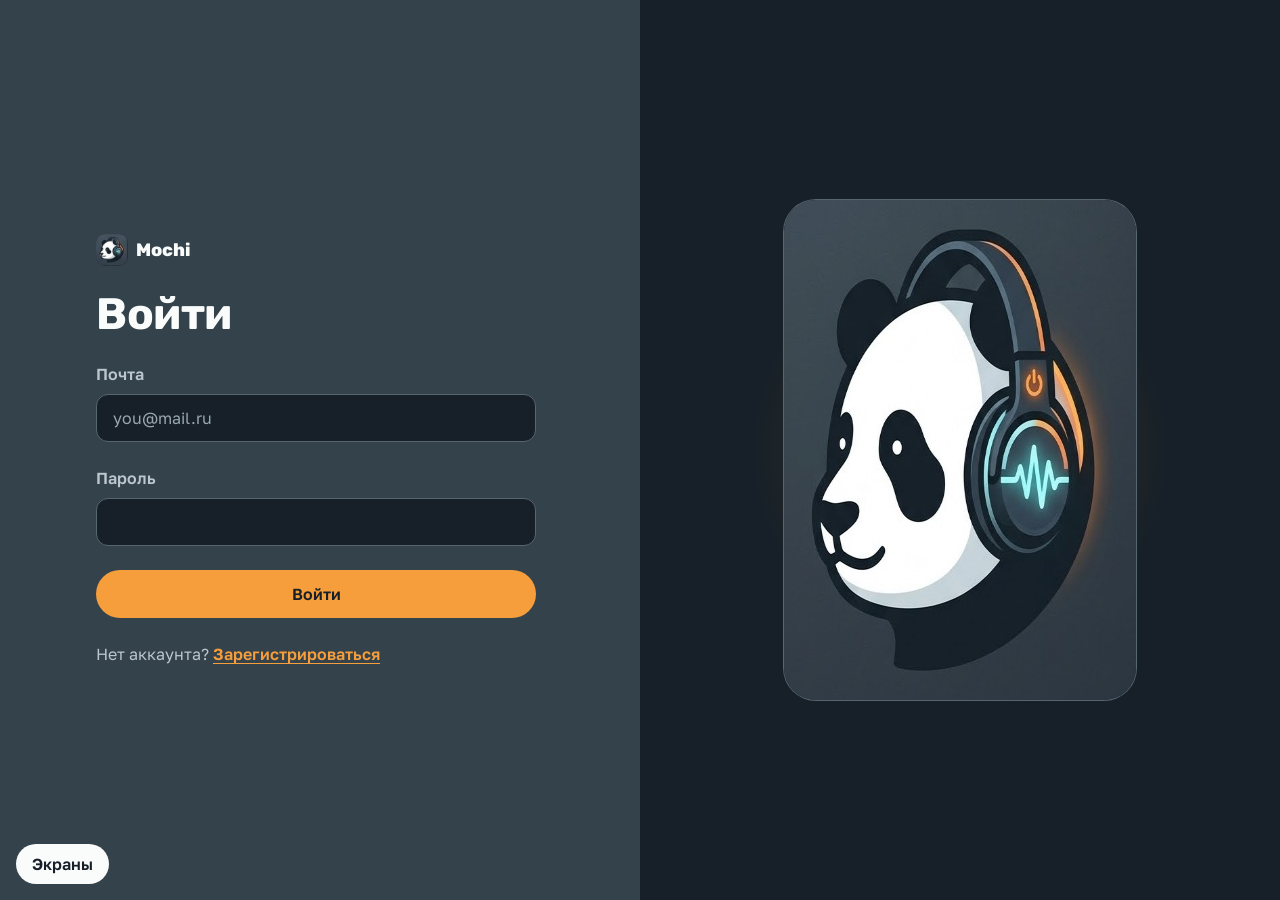
<file: prototype/app/index.html>
<!doctype html>
<html lang="ru">
<head>
<meta charset="utf-8">
<meta name="viewport" content="width=device-width, initial-scale=1, viewport-fit=cover">
<title>Mochi AI: экраны</title>
<meta name="theme-color" content="#2d3741">
<link rel="preconnect" href="https://fonts.googleapis.com">
<link rel="preconnect" href="https://fonts.gstatic.com" crossorigin>
<link rel="stylesheet" href="https://fonts.googleapis.com/css2?family=Golos+Text:wght@400..700&family=Rubik:wght@500..800&display=swap&subset=cyrillic">
<link rel="stylesheet" href="../../tokens.css">
<link rel="stylesheet" href="app.css">
</head>
<body>

<header class="shell" id="shell" hidden>
  <div class="shell__in">
    <a class="wordmark" href="#projects"><img src="../landing/assets/mochi-icon.jpg" width="32" height="32" alt="">Mochi</a>
    <nav class="shell__nav" aria-label="Разделы">
      <a href="#projects" data-nav="projects">Проекты</a>
      <a href="#pricing" data-nav="pricing">Тарифы</a>
    </nav>
    <span class="shell__space"></span>
    <div class="usage num"><span>Осталось <b data-left>4</b> из 5</span><div class="bar"><i data-left-bar style="width:80%"></i></div></div>
    <span class="avatar" aria-label="Профиль">И</span>
  </div>
</header>

<main>

<!-- ============ ВХОД ============ -->
<section class="screen" id="screen-auth" aria-label="Вход">
  <div class="auth">
    <form class="auth__form" id="auth-form">
      <a class="wordmark" href="#auth"><img src="../landing/assets/mochi-icon.jpg" width="32" height="32" alt="">Mochi</a>
      <h1 id="auth-title">Войти</h1>
      <div class="field" id="auth-name-f" hidden><label for="auth-name">Как тебя зовут</label><input class="input" id="auth-name" autocomplete="name"></div>
      <div class="field"><label for="auth-email">Почта</label><input class="input" id="auth-email" type="email" autocomplete="email" placeholder="you@mail.ru"></div>
      <div class="field"><label for="auth-pass">Пароль</label><input class="input" id="auth-pass" type="password" autocomplete="current-password"></div>
      <button class="btn btn--primary" type="submit" id="auth-btn">Войти</button>
      <p class="auth__switch" id="auth-switch">Нет аккаунта? <button type="button" id="auth-toggle">Зарегистрироваться</button></p>
    </form>
    <div class="auth__side"><img src="../landing/assets/mochi-mark.jpg" width="520" height="500" alt="Панда в наушниках, маскот Mochi"></div>
  </div>
</section>

<!-- ============ ПРОЕКТЫ ============ -->
<section class="screen" id="screen-projects" aria-label="Проекты">
  <div class="page">
    <div class="page__head">
      <h1>Проекты</h1>
      <div class="usage-card num"><span class="muted">Осталось роликов</span><strong><span data-left>4</span> из 5</strong><div class="bar"><i data-left-bar style="width:80%"></i></div></div>
    </div>
    <ul class="projects" id="projects-list"></ul>
  </div>
</section>

<!-- ============ МАСТЕР ============ -->
<section class="screen" id="screen-new" aria-label="Новый ролик">
  <div class="page">
    <div class="wiz">
      <ol class="wiz__steps" id="wiz-steps" aria-label="Шаги">
        <li>Стиль</li><li>Превью</li><li>Видео</li>
      </ol>

      <div class="step-pane" id="pane-1">
        <h1 class="wiz__title">Выбери стиль</h1>
        <fieldset><legend class="sr">Стиль субтитров</legend><div class="styles" id="styles"></div></fieldset>
        <div class="field">
          <label for="blogger">Или возьми стиль у блогера</label>
          <div class="link-row">
            <input class="input" id="blogger" type="url" inputmode="url" placeholder="Ссылка на YouTube, TikTok или Instagram" autocomplete="off">
            <button class="btn btn--ghost" type="button" id="blogger-btn">Разобрать</button>
          </div>
          <div class="found" id="found" hidden></div>
        </div>
      </div>

      <div class="step-pane" id="pane-2">
        <h1 class="wiz__title">Так это будет выглядеть</h1>
        <div class="split">
          <div class="vid" id="pv" data-frame="1"><span class="vid__tag">кадр-пример</span><span id="pv-cap"></span></div>
          <div class="opts">
            <fieldset class="field"><legend class="label">Кадр</legend><div class="seg" id="seg-frame">
              <label><input type="radio" name="frame" value="1" checked><span>1</span></label><label><input type="radio" name="frame" value="2"><span>2</span></label><label><input type="radio" name="frame" value="3"><span>3</span></label></div></fieldset>
            <fieldset class="field"><legend class="label">Размер субтитров</legend><div class="seg" id="seg-size">
              <label><input type="radio" name="size" value="0.8"><span>Мелкие</span></label><label><input type="radio" name="size" value="1" checked><span>Средние</span></label><label><input type="radio" name="size" value="1.3"><span>Крупные</span></label></div></fieldset>
            <fieldset class="field"><legend class="label">Положение</legend><div class="seg" id="seg-pos">
              <label><input type="radio" name="pos" value="bottom" checked><span>Снизу</span></label><label><input type="radio" name="pos" value="center"><span>По центру</span></label></div></fieldset>
            <fieldset class="field"><legend class="label">Цвет акцента</legend><div class="seg" id="seg-color">
              <label><input type="radio" name="color" value="--color-accent" checked><span class="swatch" aria-label="Оранжевый"><i style="background:var(--color-accent)"></i></span></label>
              <label><input type="radio" name="color" value="--color-signal"><span class="swatch" aria-label="Голубой"><i style="background:var(--color-signal)"></i></span></label>
              <label><input type="radio" name="color" value="--color-ink"><span class="swatch" aria-label="Белый"><i style="background:var(--color-ink)"></i></span></label>
              <label><input type="radio" name="color" value="--color-success"><span class="swatch" aria-label="Мятный"><i style="background:var(--color-success)"></i></span></label></div></fieldset>
          </div>
        </div>
      </div>

      <div class="step-pane" id="pane-3">
        <h1 class="wiz__title">Загрузи видео</h1>
        <label class="drop" id="drop" for="file-in">
          <strong>Перетащи файлы сюда</strong><span>или нажми, чтобы выбрать</span>
          <input id="file-in" class="sr" type="file" accept="video/*" multiple>
        </label>
        <ol class="files" id="files" aria-label="Порядок файлов"></ol>
        <div class="meter num" id="meter"><div class="meter__row"><span id="meter-t">0:00</span><span class="dim">из 5:00</span></div><div class="bar"><i id="meter-b"></i></div><p class="meter__warn" id="meter-w" hidden>Многовато. Убери файл, чтобы вышло до 5 минут.</p></div>
        <fieldset class="field"><legend class="label">Формат ролика</legend><div class="seg" id="seg-format">
          <label><input type="radio" name="format" value="9x16" checked><span>9:16 вертикальный</span></label><label><input type="radio" name="format" value="16x9"><span>16:9 горизонтальный</span></label></div></fieldset>
      </div>

      <div class="wiz__foot">
        <button class="btn btn--ghost" type="button" id="wiz-back">Назад</button>
        <button class="btn btn--primary" type="button" id="wiz-next">Дальше</button>
      </div>
    </div>
  </div>
</section>

<!-- ============ ОБРАБОТКА ============ -->
<section class="screen" id="screen-proc" aria-label="Монтаж">
  <div class="page">
    <div class="proc">
      <div class="vid" id="proc-vid"><span class="vid__tag">кадр-пример</span><span id="proc-cap"></span></div>
      <div class="wiz" style="gap:var(--space-lg)">
        <h1 class="wiz__title">Mochi монтирует</h1>
        <ul class="steps" id="proc-steps"></ul>
        <div class="bar"><i id="proc-bar" style="width:0"></i></div>
        <div><button class="btn btn--ghost" type="button" id="proc-cancel">Отменить</button></div>
      </div>
    </div>
  </div>
</section>

<!-- ============ РЕДАКТОР ============ -->
<section class="screen" id="screen-editor" aria-label="Редактор ролика">
  <div class="edr">
    <div class="edr__bar">
      <a class="btn btn--ghost btn--icon" href="#projects" aria-label="К проектам"><svg viewBox="0 0 24 24" fill="none" stroke="currentColor" stroke-width="2.4" stroke-linecap="round" stroke-linejoin="round" aria-hidden="true"><path d="M15 5l-7 7 7 7"/></svg></a>
      <label class="sr" for="ed-title">Название ролика</label>
      <input class="edr__title" id="ed-title" value="Мой первый ролик">
      <button class="btn btn--primary" type="button" id="ed-export">Экспорт</button>
    </div>
    <div class="edr__main">
      <div class="panel edr__prev">
        <div class="player">
          <div class="vid" id="ed-vid"><span class="vid__tag">кадр-пример</span><span id="ed-cap"></span></div>
          <div class="player__ctl">
            <button class="btn btn--primary btn--icon" type="button" id="play" aria-label="Играть"><svg viewBox="0 0 24 24" fill="currentColor" aria-hidden="true"><path d="M8 5v14l11-7z"/></svg></button>
            <input class="scrub" id="scrub" type="range" min="0" max="24" step="0.1" value="0" aria-label="Позиция">
            <span class="time" id="time">0:00</span>
          </div>
        </div>
      </div>
      <div class="panel edr__subs">
        <h2 class="panel__title">Субтитры</h2>
        <ul class="lines" id="lines"></ul>
        <p class="hint">Оранжевым отмечено слово, в котором Mochi не уверена. Проверь его.</p>
      </div>
      <div class="panel edr__chat">
        <h2 class="panel__title">Попроси Mochi</h2>
        <div class="chat" id="chat" aria-live="polite"></div>
        <div class="chips"><button class="chip" type="button">Убрать паузы</button><button class="chip" type="button">Субтитры крупнее</button><button class="chip" type="button">Другой стиль</button></div>
        <form class="ask" id="ask"><label class="sr" for="ask-in">Что изменить</label><input class="input" id="ask-in" placeholder="Что изменить?" autocomplete="off"><button class="btn btn--primary btn--icon" type="submit" aria-label="Отправить"><svg viewBox="0 0 24 24" fill="none" stroke="currentColor" stroke-width="2.4" stroke-linecap="round" stroke-linejoin="round" aria-hidden="true"><path d="M5 12h14M13 6l6 6-6 6"/></svg></button></form>
      </div>
      <div class="panel edr__tl tl">
        <div class="tl__tools">
          <h2 class="panel__title" style="margin-inline-end:auto">Таймлайн</h2>
          <button class="btn btn--ghost btn--sm" type="button" id="tl-split">Разрезать</button>
          <button class="btn btn--ghost btn--sm" type="button" id="tl-del">Удалить</button>
        </div>
        <div class="tl__row"><span class="tl__name">Видео</span><div class="tl__lane" id="lane-v"></div></div>
        <div class="tl__row"><span class="tl__name">Титры</span><div class="tl__lane" id="lane-s"></div></div>
      </div>
    </div>
  </div>
</section>

<!-- ============ ТАРИФЫ ============ -->
<section class="screen" id="screen-pricing" aria-label="Тарифы">
  <div class="page">
    <div class="page__head"><h1>Тарифы</h1></div>
    <ul class="plans" id="plans"></ul>
  </div>
</section>

</main>

<nav class="tabbar" id="tabbar" aria-label="Разделы" hidden>
  <a href="#projects" data-nav="projects">Проекты</a>
  <a href="#new" data-nav="new">Новый</a>
  <a href="#pricing" data-nav="pricing">Тарифы</a>
</nav>

<details class="proto">
  <summary>Экраны</summary>
  <nav aria-label="Переключатель экранов (только для прототипа)">
    <a href="#auth">Вход</a><a href="#projects">Проекты</a><a href="#new">Новый ролик</a><a href="#proc">Монтаж</a><a href="#editor">Редактор</a><a href="#pricing">Тарифы</a>
  </nav>
</details>

<div class="modal" id="modal" hidden role="dialog" aria-modal="true" aria-labelledby="modal-title"><div class="modal__card" id="modal-card"></div></div>
<div class="toast" id="toast" hidden role="status"></div>

<script src="app.js"></script>
</body>
</html>
</file>
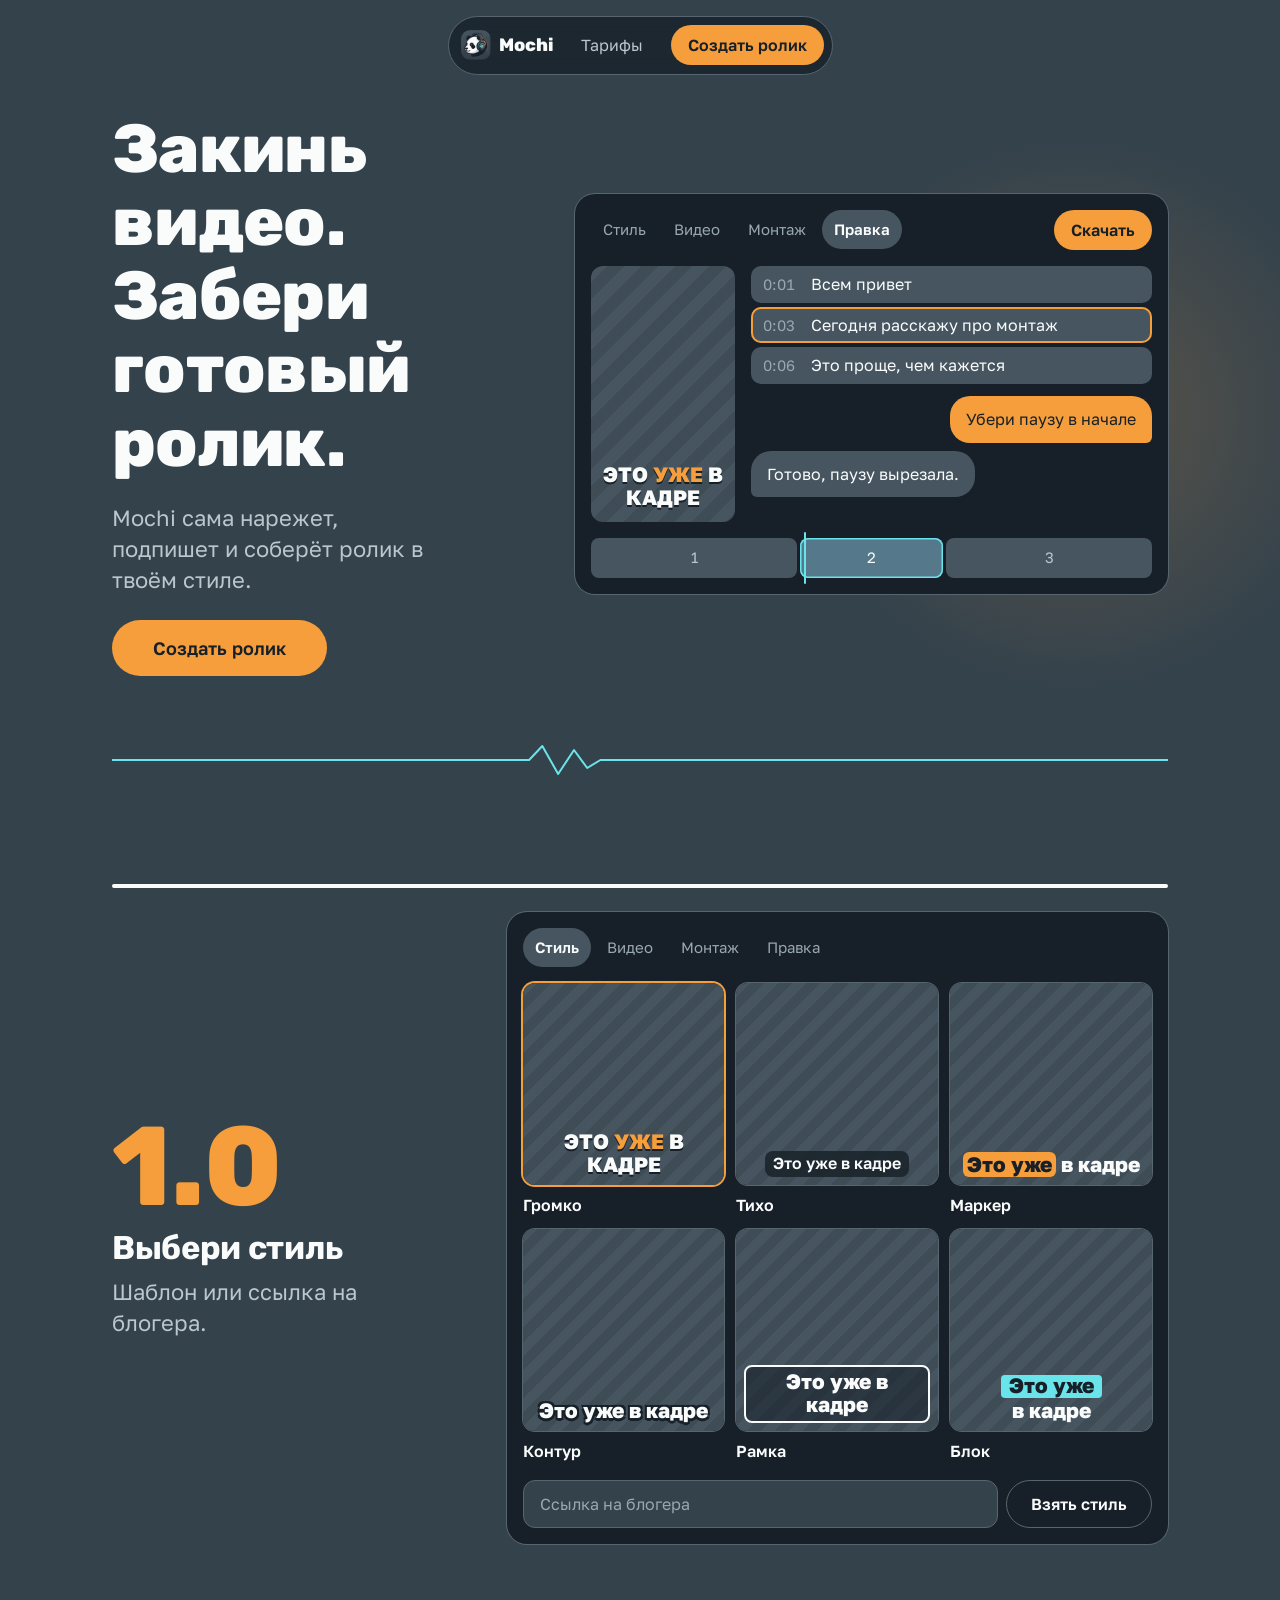
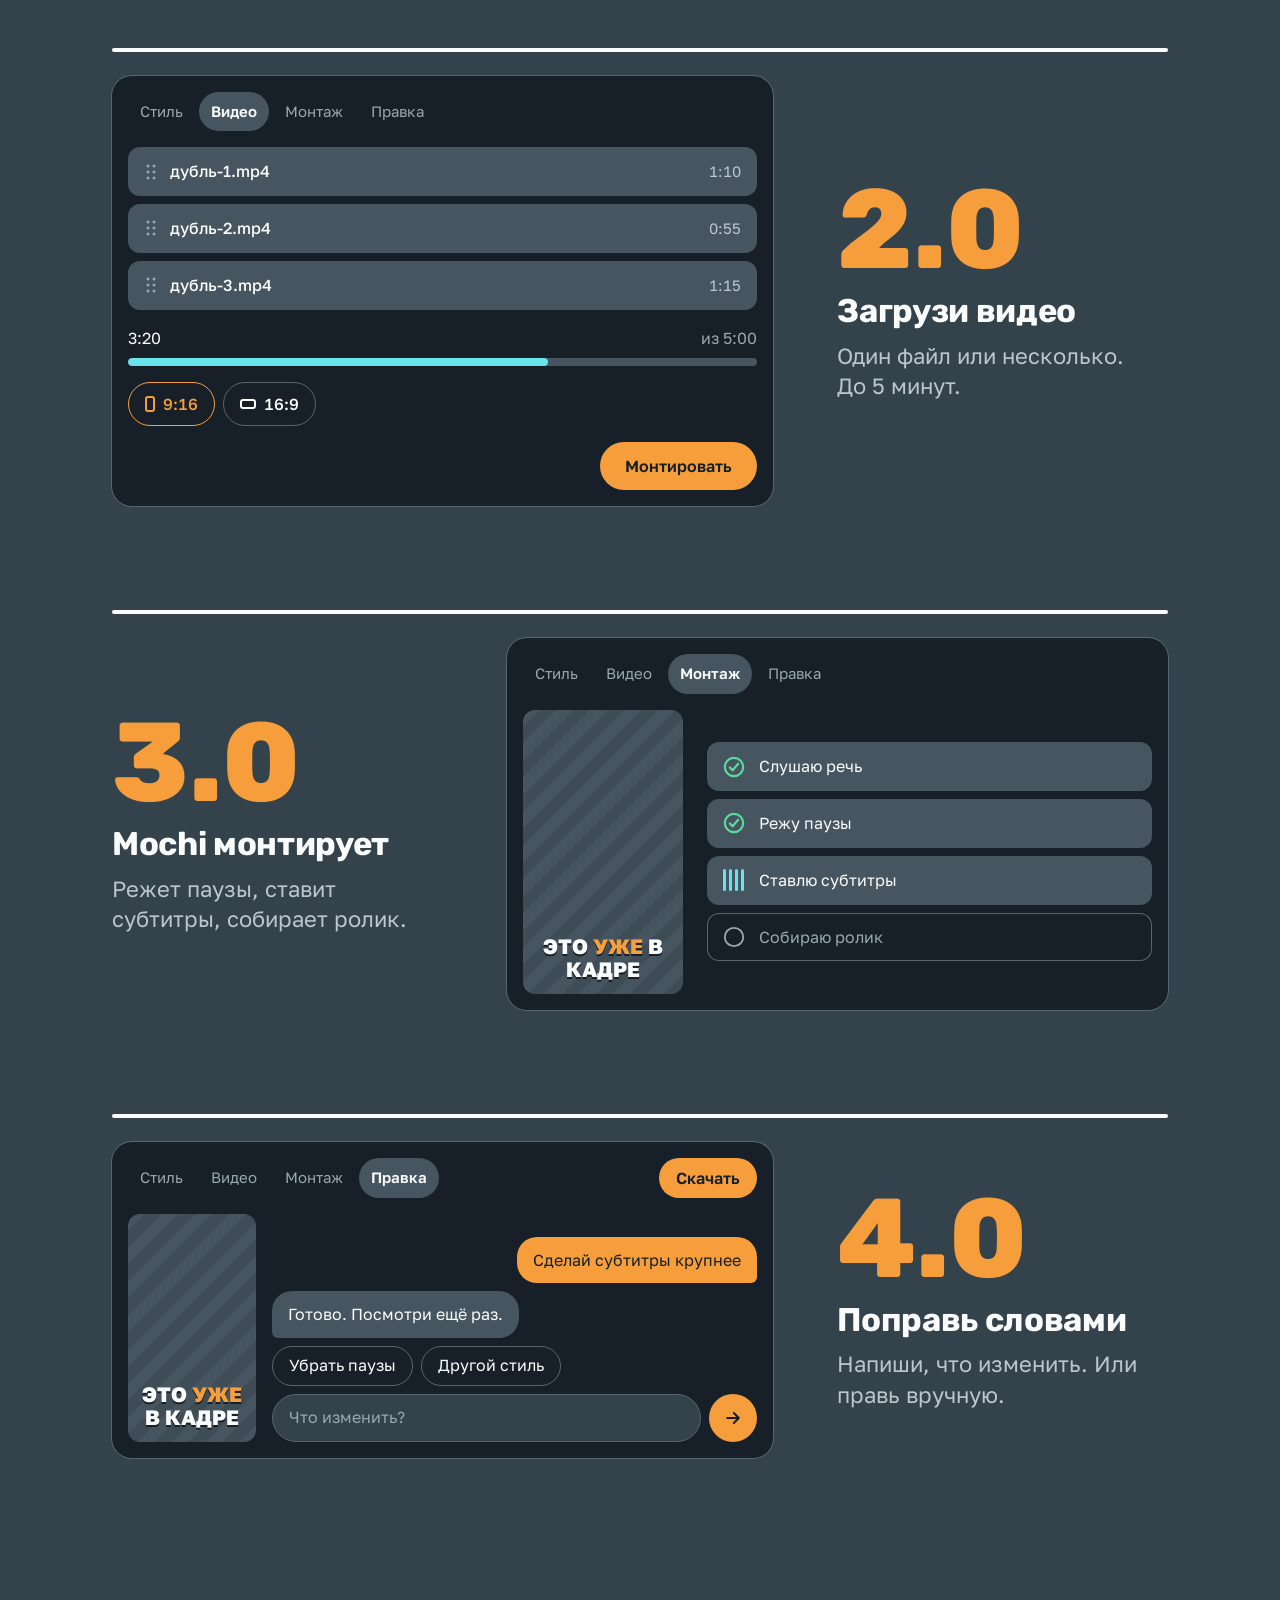
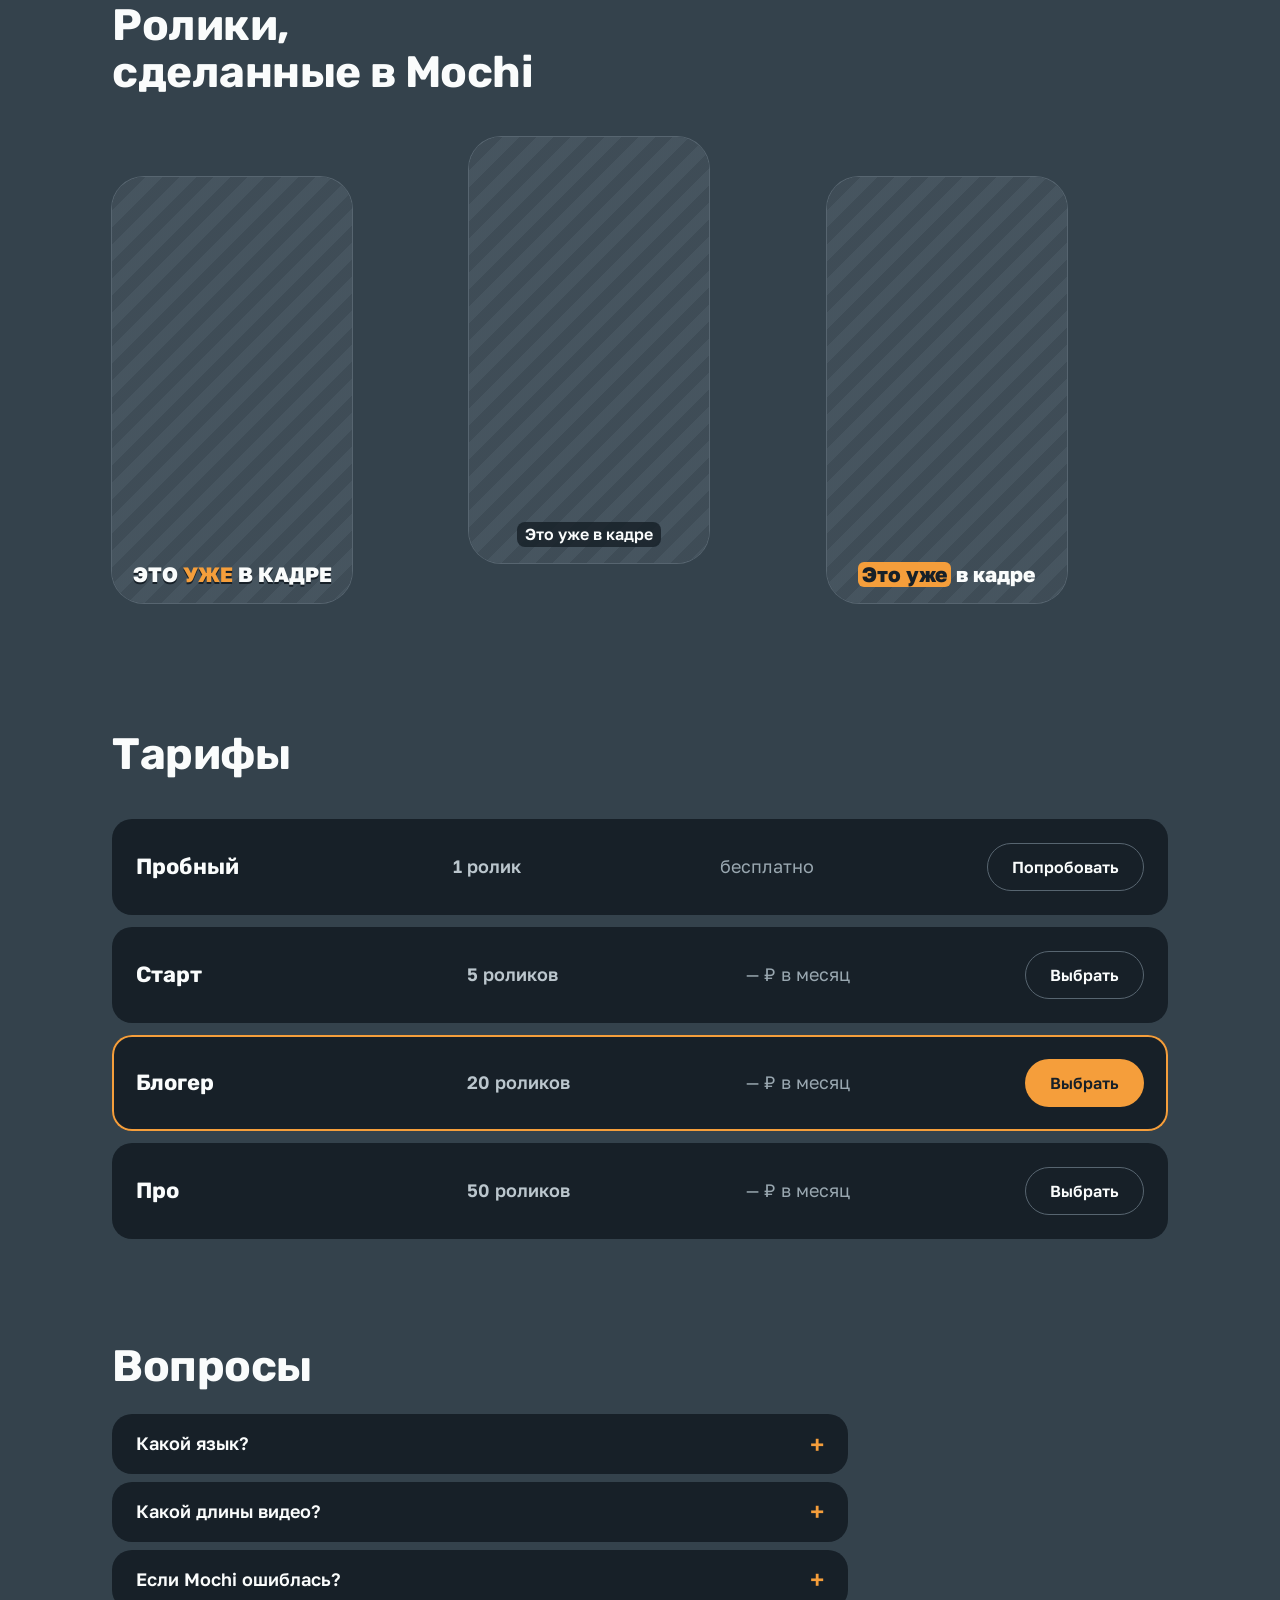
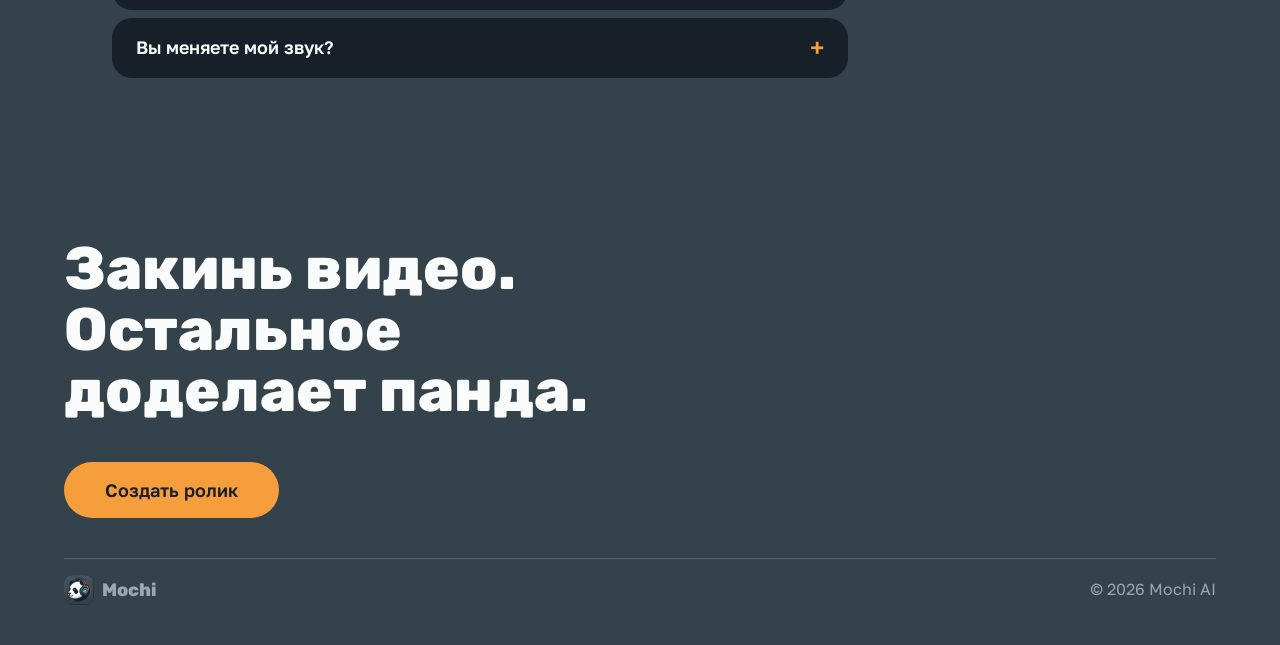
<file: prototype/landing/index.html>
<!doctype html>
<html lang="ru">
<head>
<meta charset="utf-8">
<meta name="viewport" content="width=device-width, initial-scale=1, viewport-fit=cover">
<title>Mochi AI</title>
<meta name="description" content="Закинь видео, а Mochi нарежет, подпишет и соберёт ролик под твой стиль.">
<meta name="theme-color" content="#2d3741">
<link rel="preconnect" href="https://fonts.googleapis.com">
<link rel="preconnect" href="https://fonts.gstatic.com" crossorigin>
<link rel="stylesheet" href="https://fonts.googleapis.com/css2?family=Golos+Text:wght@400..700&family=Rubik:wght@500..800&display=swap&subset=cyrillic">
<link rel="stylesheet" href="../../tokens.css">
<link rel="stylesheet" href="styles.css">
</head>
<body>

<nav class="nav-pill" aria-label="Основная навигация">
  <a class="wordmark" href="#top"><img src="assets/mochi-icon.jpg" width="30" height="30" alt="">Mochi</a>
  <a class="nav-pill__link" href="#plans">Тарифы</a>
  <a class="btn btn--primary btn--sm" href="#step-1">Создать ролик</a>
</nav>

<main id="top">

  <header class="hero">
    <div class="wrap hero__grid">
      <div class="hero__copy">
        <h1>Закинь видео. Забери готовый ролик.</h1>
        <p class="hero__lede">Mochi сама нарежет, подпишет и соберёт ролик в твоём стиле.</p>
        <a class="btn btn--primary btn--lg" href="#step-1">Создать ролик</a>
      </div>

      <div class="app" role="group" aria-label="Редактор ролика: пример экрана">
        <div class="app__bar"><ol class="app__steps" aria-label="Шаги"><li>Стиль</li><li>Видео</li><li>Монтаж</li><li aria-current="step">Правка</li></ol><button class="btn btn--primary btn--sm" type="button">Скачать</button></div>
        <div class="ed">
          <div class="vid"><span class="cap cap--loud">Это <b>уже</b> в кадре</span></div>
          <div class="ed__side">
            <ul class="lines">
              <li class="line"><time>0:01</time><span>Всем привет</span></li>
              <li class="line line--fix"><time>0:03</time><span>Сегодня расскажу про монтаж</span></li>
              <li class="line line--hide-s"><time>0:06</time><span>Это проще, чем кажется</span></li>
            </ul>
            <div class="chat">
              <p class="bubble bubble--you">Убери паузу в начале</p>
              <p class="bubble bubble--ai">Готово, паузу вырезала.</p>
            </div>
          </div>
          <div class="tl" role="img" aria-label="Таймлайн ролика">
            <div class="lane">
              <span class="clip" style="flex:3">1</span>
              <span class="clip clip--on" style="flex:2">2</span>
              <span class="clip" style="flex:3">3</span>
              <span class="playhead"></span>
            </div>
          </div>
        </div>
      </div>
    </div>
  </header>

  <svg class="wave-divider wrap" viewBox="0 0 800 40" preserveAspectRatio="none" aria-hidden="true">
    <path d="M0 20 H300 L316 20 L326 6 L338 34 L350 10 L360 28 L370 20 H800"/>
  </svg>

  <section class="stages" id="how" aria-label="Как это работает">
    <div class="wrap">

      <article class="stage" id="step-1">
        <div class="stage__rule"></div>
        <div class="stage__grid">
          <div class="stage__text">
            <span class="stage__num num" aria-hidden="true">1.0</span>
            <h3>Выбери стиль</h3>
            <p>Шаблон или ссылка на блогера.</p>
          </div>
          <div class="app" role="group" aria-label="Выбор стиля: пример экрана">
            <div class="app__bar"><ol class="app__steps" aria-label="Шаги"><li aria-current="step">Стиль</li><li>Видео</li><li>Монтаж</li><li>Правка</li></ol></div>
            <fieldset style="border:0;padding:0;margin:0;min-width:0">
              <legend class="sr">Стиль субтитров</legend>
              <div class="styles">
              <label class="style-opt"><input type="radio" name="style" value="loud" checked><span class="frame"><span class="cap cap--loud">Это <b>уже</b> в кадре</span></span><span class="style-opt__name">Громко</span></label>
              <label class="style-opt"><input type="radio" name="style" value="quiet"><span class="frame"><span class="cap cap--quiet">Это уже в кадре</span></span><span class="style-opt__name">Тихо</span></label>
              <label class="style-opt"><input type="radio" name="style" value="mark"><span class="frame"><span class="cap cap--mark"><span>Это уже</span> в кадре</span></span><span class="style-opt__name">Маркер</span></label>
              <label class="style-opt"><input type="radio" name="style" value="outline"><span class="frame"><span class="cap cap--outline">Это уже в кадре</span></span><span class="style-opt__name">Контур</span></label>
              <label class="style-opt"><input type="radio" name="style" value="box"><span class="frame"><span class="cap cap--box">Это уже в кадре</span></span><span class="style-opt__name">Рамка</span></label>
              <label class="style-opt"><input type="radio" name="style" value="stack"><span class="frame"><span class="cap cap--stack"><i>Это уже</i><span>в кадре</span></span></span><span class="style-opt__name">Блок</span></label>
              </div>
            </fieldset>
            <div class="link-field">
              <label class="sr" for="blogger-link">Ссылка на блогера</label>
              <input id="blogger-link" type="url" inputmode="url" placeholder="Ссылка на блогера" autocomplete="off">
              <button class="btn btn--ghost" type="button">Взять стиль</button>
            </div>
          </div>
        </div>
      </article>

      <article class="stage" id="step-2">
        <div class="stage__rule"></div>
        <div class="stage__grid">
          <div class="stage__text">
            <span class="stage__num num" aria-hidden="true">2.0</span>
            <h3>Загрузи видео</h3>
            <p>Один файл или несколько. До 5 минут.</p>
          </div>
          <div class="app" role="group" aria-label="Загрузка видео: пример экрана">
            <div class="app__bar"><ol class="app__steps" aria-label="Шаги"><li>Стиль</li><li aria-current="step">Видео</li><li>Монтаж</li><li>Правка</li></ol></div>
            <ol class="files" aria-label="Порядок файлов">
              <li class="file"><span class="file__grip" aria-hidden="true"><svg width="14" height="18" viewBox="0 0 14 18" fill="currentColor"><circle cx="4" cy="3" r="1.5"/><circle cx="10" cy="3" r="1.5"/><circle cx="4" cy="9" r="1.5"/><circle cx="10" cy="9" r="1.5"/><circle cx="4" cy="15" r="1.5"/><circle cx="10" cy="15" r="1.5"/></svg></span><span class="file__name">дубль-1.mp4</span><span class="file__len">1:10</span></li>
              <li class="file"><span class="file__grip" aria-hidden="true"><svg width="14" height="18" viewBox="0 0 14 18" fill="currentColor"><circle cx="4" cy="3" r="1.5"/><circle cx="10" cy="3" r="1.5"/><circle cx="4" cy="9" r="1.5"/><circle cx="10" cy="9" r="1.5"/><circle cx="4" cy="15" r="1.5"/><circle cx="10" cy="15" r="1.5"/></svg></span><span class="file__name">дубль-2.mp4</span><span class="file__len">0:55</span></li>
              <li class="file"><span class="file__grip" aria-hidden="true"><svg width="14" height="18" viewBox="0 0 14 18" fill="currentColor"><circle cx="4" cy="3" r="1.5"/><circle cx="10" cy="3" r="1.5"/><circle cx="4" cy="9" r="1.5"/><circle cx="10" cy="9" r="1.5"/><circle cx="4" cy="15" r="1.5"/><circle cx="10" cy="15" r="1.5"/></svg></span><span class="file__name">дубль-3.mp4</span><span class="file__len">1:15</span></li>
            </ol>
            <div class="meter">
              <div class="meter__row"><span>3:20</span><span>из 5:00</span></div>
              <div class="meter__bar" role="progressbar" aria-valuemin="0" aria-valuemax="300" aria-valuenow="200" aria-label="Длина исходников"><i></i></div>
            </div>
            <fieldset style="border:0;padding:0;margin:0;min-width:0">
              <legend class="sr">Формат ролика</legend>
              <div class="formats">
                <label class="format"><input type="radio" name="format" value="9x16" checked><span>9:16</span></label>
                <label class="format format--wide"><input type="radio" name="format" value="16x9"><span>16:9</span></label>
              </div>
            </fieldset>
            <div class="app__foot"><button class="btn btn--primary" type="button">Монтировать</button></div>
          </div>
        </div>
      </article>

      <article class="stage" id="step-3">
        <div class="stage__rule"></div>
        <div class="stage__grid">
          <div class="stage__text">
            <span class="stage__num num" aria-hidden="true">3.0</span>
            <h3>Mochi монтирует</h3>
            <p>Режет паузы, ставит субтитры, собирает ролик.</p>
          </div>
          <div class="app" role="group" aria-label="Монтаж: пример экрана">
            <div class="app__bar"><ol class="app__steps" aria-label="Шаги"><li>Стиль</li><li>Видео</li><li aria-current="step">Монтаж</li><li>Правка</li></ol></div>
            <div class="gen">
              <div class="vid"><span class="cap cap--loud">Это <b>уже</b> в кадре</span></div>
              <ul class="steps">
                <li class="step step--done"><svg viewBox="0 0 24 24" fill="none" stroke="currentColor" stroke-width="2.4" stroke-linecap="round" stroke-linejoin="round" aria-hidden="true"><circle cx="12" cy="12" r="10"/><path d="M7.5 12.5l3 3 6-7"/></svg><span>Слушаю речь</span></li>
                <li class="step step--done"><svg viewBox="0 0 24 24" fill="none" stroke="currentColor" stroke-width="2.4" stroke-linecap="round" stroke-linejoin="round" aria-hidden="true"><circle cx="12" cy="12" r="10"/><path d="M7.5 12.5l3 3 6-7"/></svg><span>Режу паузы</span></li>
                <li class="step"><span class="eq" aria-hidden="true"><i></i><i></i><i></i><i></i></span><span>Ставлю субтитры</span></li>
                <li class="step step--todo"><svg viewBox="0 0 24 24" fill="none" stroke="currentColor" stroke-width="2" aria-hidden="true"><circle cx="12" cy="12" r="10"/></svg><span>Собираю ролик</span></li>
              </ul>
            </div>
          </div>
        </div>
      </article>

      <article class="stage" id="step-4">
        <div class="stage__rule"></div>
        <div class="stage__grid">
          <div class="stage__text">
            <span class="stage__num num" aria-hidden="true">4.0</span>
            <h3>Поправь словами</h3>
            <p>Напиши, что изменить. Или правь вручную.</p>
          </div>
          <div class="app" role="group" aria-label="Чат с Mochi: пример экрана">
            <div class="app__bar"><ol class="app__steps" aria-label="Шаги"><li>Стиль</li><li>Видео</li><li>Монтаж</li><li aria-current="step">Правка</li></ol><button class="btn btn--primary btn--sm" type="button">Скачать</button></div>
            <div class="ask-grid">
              <div class="vid"><span class="cap cap--loud">Это <b>уже</b> в кадре</span></div>
              <div class="chat" style="align-content:end">
                <p class="bubble bubble--you">Сделай субтитры крупнее</p>
                <p class="bubble bubble--ai">Готово. Посмотри ещё раз.</p>
                <div class="chips">
                  <button class="chip" type="button">Убрать паузы</button>
                  <button class="chip" type="button">Другой стиль</button>
                </div>
                <form class="ask" onsubmit="return false">
                  <label class="sr" for="ask-input">Что изменить</label>
                  <input id="ask-input" type="text" placeholder="Что изменить?" autocomplete="off">
                  <button class="btn btn--primary" type="submit" aria-label="Отправить">
                    <svg width="20" height="20" viewBox="0 0 24 24" fill="none" stroke="currentColor" stroke-width="2.4" stroke-linecap="round" stroke-linejoin="round" aria-hidden="true"><path d="M5 12h14M13 6l6 6-6 6"/></svg>
                  </button>
                </form>
              </div>
            </div>
          </div>
        </div>
      </article>

    </div>
  </section>

  <section class="reels" aria-labelledby="reels-title">
    <div class="wrap">
      <h2 id="reels-title">Ролики, сделанные в Mochi</h2>
      <div class="reels__row">
        <figure class="reel"><span class="cap cap--loud">Это <b>уже</b> в кадре</span></figure>
        <figure class="reel"><span class="cap cap--quiet">Это уже в кадре</span></figure>
        <figure class="reel"><span class="cap cap--mark"><span>Это уже</span> в кадре</span></figure>
      </div>
    </div>
  </section>

  <section class="pricing" id="plans" aria-labelledby="plans-title">
    <div class="wrap">
      <h2 id="plans-title">Тарифы</h2>
      <ul class="plans">
        <li class="plan"><span class="plan__name">Пробный</span><span class="plan__n">1 ролик</span><span class="plan__price">бесплатно</span><a class="btn btn--ghost" href="#step-1">Попробовать</a></li>
        <li class="plan"><span class="plan__name">Старт</span><span class="plan__n">5 роликов</span><span class="plan__price">— ₽ в месяц</span><a class="btn btn--ghost" href="#step-1">Выбрать</a></li>
        <li class="plan plan--pick"><span class="plan__name">Блогер</span><span class="plan__n">20 роликов</span><span class="plan__price">— ₽ в месяц</span><a class="btn btn--primary" href="#step-1">Выбрать</a></li>
        <li class="plan"><span class="plan__name">Про</span><span class="plan__n">50 роликов</span><span class="plan__price">— ₽ в месяц</span><a class="btn btn--ghost" href="#step-1">Выбрать</a></li>
      </ul>
    </div>
  </section>

  <section class="faq" aria-labelledby="faq-title">
    <div class="wrap">
      <h2 id="faq-title">Вопросы</h2>
      <div class="faq__list">
        <details><summary>Какой язык?</summary><p>Русский.</p></details>
        <details><summary>Какой длины видео?</summary><p>До 5 минут суммарно.</p></details>
        <details><summary>Если Mochi ошиблась?</summary><p>Поправь в редакторе или напиши, что исправить.</p></details>
        <details><summary>Вы меняете мой звук?</summary><p>Нет, звук остаётся твоим.</p></details>
      </div>
    </div>
  </section>

</main>

<footer class="wrap foot-stmt">
  <p class="foot-stmt__line">Закинь видео. Остальное доделает панда.</p>
  <a class="btn btn--primary btn--lg" href="#step-1">Создать ролик</a>
  <div class="foot-stmt__meta">
    <a class="wordmark" href="#top"><img src="assets/mochi-icon.jpg" width="30" height="30" alt="">Mochi</a>
    <span>© 2026 Mochi AI</span>
  </div>
</footer>

</body>
</html>
</file>
<file: tokens.css>
/* Hallmark · tokens for Mochi AI · source of truth: design.md (dark-first) */
:root {
  color-scheme: dark;

  /* Surfaces: dark slate from the logo */
  --color-paper:        oklch(0.37 0.025 243);
  --color-paper-2:      oklch(0.44 0.025 240);
  --color-paper-sunken: oklch(0.24 0.020 245);
  --color-ink:          oklch(0.99 0.003 180);
  --color-ink-2:        oklch(0.82 0.015 235);
  --color-ink-3:        oklch(0.72 0.020 235);
  --color-rule:         oklch(0.50 0.025 240);

  /* Accents: orange = action, cyan = sound / progress */
  --color-accent:       oklch(0.77 0.150 65);
  --color-accent-ink:   oklch(0.24 0.020 245);
  --color-signal:       oklch(0.85 0.110 200);
  --color-focus:        oklch(0.85 0.110 200);

  --color-success:      oklch(0.80 0.140 160);
  --color-error:        oklch(0.72 0.170 25);

  --font-display: "Rubik", "Golos Text", system-ui, sans-serif;
  --font-body:    "Golos Text", system-ui, sans-serif;

  /* 4-pt spacing scale */
  --space-3xs: 0.125rem;
  --space-2xs: 0.25rem;
  --space-xs:  0.5rem;
  --space-sm:  0.75rem;
  --space-md:  1rem;
  --space-lg:  1.5rem;
  --space-xl:  2.5rem;
  --space-2xl: 4rem;
  --space-3xl: 6rem;
  --space-4xl: 9rem;

  /* Type scale, 1.25 ratio */
  --text-xs:   0.9375rem;
  --text-sm:   1rem;
  --text-base: 1.125rem;
  --text-lg:   1.375rem;
  --text-xl:   1.625rem;
  --text-2xl:  2.05rem;
  --text-3xl:  2.5rem;
  --text-display:   clamp(2rem, 5.2vw + 0.6rem, 4.25rem);
  --text-display-s: clamp(1.6rem, 3.4vw + 0.6rem, 2.75rem);

  --ease-out:    cubic-bezier(0.16, 1, 0.3, 1);
  --ease-in:     cubic-bezier(0.7, 0, 0.84, 0);
  --ease-in-out: cubic-bezier(0.65, 0, 0.35, 1);
  --dur-micro: 120ms;
  --dur-short: 220ms;
  --dur-long:  420ms;

  --radius-card:  20px;
  --radius-plate: 32px;
  --radius-pill:  999px;
  --radius-input: 12px;

  --rule-hair:  1px;
  --rule-thick: 4px;
  --page-gutter: clamp(1rem, 4vw, 3rem);
  --page-max: 72rem;

  --z-base: 1; --z-raised: 10; --z-sticky: 200;
}
</file>
<file: prototype/app/app.css>
/* Hallmark · app screens · system: design.md (dark-first) · tokens: ../../tokens.css */
html, body { overflow-x: clip; }
*, *::before, *::after { box-sizing: border-box; }
body { margin: 0; background: var(--color-paper); color: var(--color-ink); font-family: var(--font-body); font-size: var(--text-base); line-height: 1.5; -webkit-font-smoothing: antialiased; }
img { max-width: 100%; display: block; }
h1, h2, h3, h4, p, ul, ol, figure, fieldset { margin: 0; padding: 0; border: 0; min-width: 0; }
ul, ol { list-style: none; }
h1, h2, h3, h4 { font-family: var(--font-display); font-weight: 700; font-style: normal; line-height: 1.1; letter-spacing: -0.01em; text-wrap: balance; overflow-wrap: anywhere; }
button, input, textarea { font: inherit; color: inherit; }
a { color: inherit; }
:focus-visible { outline: 2px solid var(--color-focus); outline-offset: 3px; }
.sr { position: absolute; width: 1px; height: 1px; overflow: hidden; clip-path: inset(50%); white-space: nowrap; }
[hidden] { display: none !important; }
.num { font-variant-numeric: tabular-nums; }
.muted { color: var(--color-ink-2); }
.dim { color: var(--color-ink-3); }

/* Buttons */
.btn { display: inline-flex; align-items: center; justify-content: center; gap: var(--space-xs); min-height: 48px; padding: 0 var(--space-lg); border-radius: var(--radius-pill); font: 600 var(--text-sm)/1 var(--font-body); text-decoration: none; white-space: nowrap; cursor: pointer; border: var(--rule-hair) solid transparent; background: transparent; transition: transform var(--dur-micro) var(--ease-out), background-color var(--dur-short) var(--ease-out); }
.btn--primary { background: var(--color-accent); color: var(--color-accent-ink); }
.btn--ghost { border-color: var(--color-rule); color: var(--color-ink); }
.btn--sm { min-height: 40px; padding: 0 var(--space-md); }
.btn--icon { width: 44px; min-height: 44px; padding: 0; }
.btn[disabled] { opacity: 0.4; cursor: not-allowed; }
@media (hover: hover) and (pointer: fine) { .btn:not([disabled]):hover { transform: translateY(-1px); } .btn--ghost:not([disabled]):hover { background: var(--color-paper-2); } }
.btn:active { transform: translateY(0); }
.btn svg { width: 20px; height: 20px; }

/* Inputs */
.field { display: grid; gap: var(--space-xs); }
.field label, .label { font-size: var(--text-sm); font-weight: 600; color: var(--color-ink-2); }
.input { width: 100%; min-height: 48px; padding: 0 var(--space-md); border-radius: var(--radius-input); border: var(--rule-hair) solid var(--color-rule); background: var(--color-paper-sunken); font-size: var(--text-sm); }
.input::placeholder { color: var(--color-ink-3); }

/* Shell */
.shell { position: sticky; top: 0; z-index: var(--z-sticky); background: color-mix(in oklch, var(--color-paper) 88%, transparent); backdrop-filter: blur(14px); -webkit-backdrop-filter: blur(14px); border-bottom: var(--rule-hair) solid var(--color-rule); }
.shell__in { max-width: 78rem; margin-inline: auto; padding: var(--space-sm) var(--page-gutter); display: flex; align-items: center; gap: var(--space-md); }
.wordmark { display: inline-flex; align-items: center; gap: var(--space-xs); text-decoration: none; font: 800 var(--text-base)/1 var(--font-display); white-space: nowrap; }
.wordmark img { width: 32px; height: 32px; border-radius: 9px; }
.shell__nav { display: none; gap: var(--space-2xs); }
.shell__nav a { padding: var(--space-xs) var(--space-md); border-radius: var(--radius-pill); text-decoration: none; color: var(--color-ink-2); font-size: var(--text-sm); }
.shell__nav a[aria-current="page"] { background: var(--color-paper-2); color: var(--color-ink); font-weight: 600; }
.shell__space { flex: 1; }
.usage { display: none; align-items: center; gap: var(--space-sm); font-size: var(--text-sm); color: var(--color-ink-2); white-space: nowrap; }
.usage .bar { width: 5rem; }
.avatar { width: 36px; height: 36px; border-radius: 50%; background: var(--color-paper-2); display: grid; place-items: center; font-weight: 700; font-size: var(--text-sm); }
@media (min-width: 40rem) { .shell__nav { display: flex; } .usage { display: flex; } }
.bar { height: 8px; border-radius: var(--radius-pill); background: var(--color-paper-2); overflow: hidden; }
.bar i { display: block; height: 100%; background: var(--color-signal); border-radius: var(--radius-pill); }
.tabbar { position: fixed; inset-inline: 0; bottom: 0; z-index: var(--z-sticky); display: flex; justify-content: space-around; padding: var(--space-xs) var(--space-md) calc(var(--space-xs) + env(safe-area-inset-bottom, 0px)); background: var(--color-paper-sunken); border-top: var(--rule-hair) solid var(--color-rule); }
.tabbar a { flex: 1; text-align: center; padding: var(--space-sm); text-decoration: none; color: var(--color-ink-2); font-size: var(--text-sm); border-radius: var(--radius-pill); }
.tabbar a[aria-current="page"] { color: var(--color-ink); font-weight: 600; background: var(--color-paper-2); }
@media (min-width: 40rem) { .tabbar { display: none; } }

.screen { display: none; }
.screen.is-on { display: block; }
.page { max-width: 78rem; margin-inline: auto; padding: var(--space-xl) var(--page-gutter) calc(var(--space-3xl) + 3rem); }
.page__head { display: flex; flex-wrap: wrap; align-items: center; justify-content: space-between; gap: var(--space-md); padding-block-end: var(--space-xl); }
.page__head h1 { font-size: var(--text-display-s); }

/* Prototype switcher (review aid, not part of the product) */
.proto { position: fixed; inset-inline-start: var(--space-md); bottom: calc(var(--space-md) + 3.5rem); z-index: calc(var(--z-sticky) + 1); }
@media (min-width: 40rem) { .proto { bottom: var(--space-md); } }
.proto summary { list-style: none; cursor: pointer; padding: var(--space-xs) var(--space-md); border-radius: var(--radius-pill); background: var(--color-ink); color: var(--color-paper-sunken); font-size: var(--text-sm); font-weight: 600; width: fit-content; }
.proto summary::-webkit-details-marker { display: none; }
.proto nav { position: absolute; bottom: 110%; inset-inline-start: 0; display: grid; gap: 2px; padding: var(--space-xs); border-radius: var(--radius-card); background: var(--color-paper-sunken); box-shadow: 0 0 0 var(--rule-hair) var(--color-rule); min-width: 12rem; }
.proto nav a { padding: var(--space-xs) var(--space-md); border-radius: 10px; text-decoration: none; font-size: var(--text-sm); }
@media (hover: hover) and (pointer: fine) { .proto nav a:hover { background: var(--color-paper-2); } }

/* Captions + video placeholder */
.vid { --cap-accent: var(--color-accent); --cap-scale: 1; position: relative; aspect-ratio: 9 / 16; border-radius: var(--radius-input); background: repeating-linear-gradient(135deg, var(--color-paper-2) 0 12px, color-mix(in oklch, var(--color-paper-2) 85%, var(--color-paper-sunken)) 12px 24px); display: grid; grid-template-columns: minmax(0, 1fr); align-items: end; padding: var(--space-md); overflow: hidden; min-width: 0; transition: aspect-ratio var(--dur-short) var(--ease-out); }
.vid--wide { aspect-ratio: 16 / 9; }
.vid[data-pos="center"] { align-items: center; }
.vid[data-frame="2"] { background: repeating-linear-gradient(45deg, var(--color-paper-2) 0 16px, color-mix(in oklch, var(--color-paper-2) 78%, var(--color-signal)) 16px 32px); }
.vid[data-frame="3"] { background: repeating-linear-gradient(90deg, var(--color-paper-2) 0 20px, color-mix(in oklch, var(--color-paper-2) 80%, var(--color-accent)) 20px 40px); }
.vid__tag { position: absolute; inset: var(--space-sm) auto auto var(--space-sm); font-size: 0.8125rem; color: var(--color-ink-3); }
.cap { font-family: var(--font-body); font-weight: 800; line-height: 1.1; text-align: center; overflow-wrap: anywhere; font-size: calc(clamp(1rem, 2.4vw, 1.5rem) * var(--cap-scale)); }
.cap--loud { text-transform: uppercase; text-shadow: 0 2px 0 var(--color-paper-sunken); }
.cap--loud b { color: var(--cap-accent); font-weight: 800; }
.cap--quiet { font-weight: 600; background: color-mix(in oklch, var(--color-paper-sunken) 82%, transparent); padding: var(--space-2xs) var(--space-xs); border-radius: 8px; justify-self: center; }
.cap--mark span { background: var(--cap-accent); color: var(--color-accent-ink); padding: 0 var(--space-2xs); border-radius: 6px; box-decoration-break: clone; -webkit-box-decoration-break: clone; }
.cap--outline { text-shadow: -2px -2px 0 var(--color-paper-sunken), 2px -2px 0 var(--color-paper-sunken), -2px 2px 0 var(--color-paper-sunken), 2px 2px 0 var(--color-paper-sunken), 0 3px 0 var(--color-paper-sunken); }
.cap--box { justify-self: center; border: 2px solid var(--cap-accent); padding: var(--space-2xs) var(--space-xs); border-radius: 8px; background: color-mix(in oklch, var(--color-paper-sunken) 55%, transparent); }
.cap--stack { display: grid; gap: 2px; justify-items: center; }
.cap--stack i { font-style: normal; background: var(--cap-accent); color: var(--color-accent-ink); padding: 0 var(--space-xs); border-radius: 4px; }

/* Auth */
.auth { min-height: 100dvh; display: grid; grid-template-columns: minmax(0, 1fr); }
.auth__form { display: grid; align-content: center; gap: var(--space-lg); padding: var(--space-xl) var(--page-gutter); max-width: 30rem; width: 100%; margin-inline: auto; }
.auth__form h1 { font-size: var(--text-display-s); }
.auth__side { display: none; }
@media (min-width: 64rem) {
  .auth { grid-template-columns: minmax(0, 1fr) minmax(0, 1fr); }
  .auth__form { margin-inline: 0 auto; padding-inline: var(--space-3xl) var(--space-xl); max-width: 36rem; }
  .auth__side { display: grid; place-items: center; background: var(--color-paper-sunken); position: relative; isolation: isolate; overflow: hidden; }
  .auth__side::before { content: ""; position: absolute; z-index: -1; width: 36rem; aspect-ratio: 1; background: radial-gradient(closest-side, color-mix(in oklch, var(--color-accent) 20%, transparent), transparent 72%); }
  .auth__side img { width: min(22rem, 70%); border-radius: var(--radius-plate); box-shadow: 0 0 0 var(--rule-hair) var(--color-rule); }
}
.auth__switch { color: var(--color-ink-2); font-size: var(--text-sm); }
.auth__switch button { background: none; border: 0; padding: 0; color: var(--color-accent); font-weight: 600; cursor: pointer; text-decoration: underline; text-underline-offset: 3px; }

/* Dashboard */
.usage-card { display: grid; gap: var(--space-xs); padding: var(--space-md) var(--space-lg); border-radius: var(--radius-card); background: var(--color-paper-sunken); min-width: 14rem; }
.usage-card strong { font: 700 var(--text-xl)/1 var(--font-display); }
.projects { display: grid; grid-template-columns: repeat(auto-fill, minmax(10.5rem, 1fr)); gap: var(--space-md); }
.project { display: grid; gap: var(--space-xs); text-decoration: none; min-width: 0; }
.project .vid { border-radius: var(--radius-card); box-shadow: 0 0 0 var(--rule-hair) var(--color-rule); }
.project__title { font-weight: 600; overflow: hidden; text-overflow: ellipsis; white-space: nowrap; }
.project__meta { display: flex; justify-content: space-between; gap: var(--space-xs); font-size: var(--text-sm); color: var(--color-ink-3); }
.pill { display: inline-flex; align-items: center; gap: 6px; font-size: var(--text-sm); color: var(--color-ink-2); }
.pill::before { content: ""; width: 8px; height: 8px; border-radius: 50%; background: var(--color-ink-3); }
.pill--ok::before { background: var(--color-success); } .pill--work::before { background: var(--color-signal); }
.new-tile { aspect-ratio: 9 / 16; border-radius: var(--radius-card); border: 2px dashed var(--color-rule); display: grid; place-content: center; justify-items: center; gap: var(--space-sm); text-decoration: none; color: var(--color-ink-2); font-weight: 600; text-align: center; padding: var(--space-md); }
.new-tile span { width: 48px; height: 48px; border-radius: 50%; background: var(--color-accent); color: var(--color-accent-ink); display: grid; place-items: center; font-size: 1.8rem; line-height: 1; }
@media (hover: hover) and (pointer: fine) { .new-tile:hover { border-color: var(--color-accent); color: var(--color-ink); } }

/* Wizard */
.wiz { display: grid; gap: var(--space-lg); }
.wiz__steps { display: flex; gap: var(--space-xs); flex-wrap: wrap; }
.wiz__steps li { padding: var(--space-xs) var(--space-md); border-radius: var(--radius-pill); font-size: var(--text-sm); color: var(--color-ink-3); background: var(--color-paper-sunken); }
.wiz__steps li[aria-current="step"] { background: var(--color-ink); color: var(--color-paper-sunken); font-weight: 600; }
.wiz__steps li.is-done { color: var(--color-ink-2); }
.wiz__title { font-size: var(--text-display-s); }
.wiz__foot { display: flex; justify-content: space-between; gap: var(--space-sm); padding-block-start: var(--space-md); }
.step-pane { display: none; gap: var(--space-lg); }
.step-pane.is-on { display: grid; }
.styles { display: grid; grid-template-columns: repeat(auto-fill, minmax(8.5rem, 1fr)); gap: var(--space-md); }
.style-opt { position: relative; display: grid; gap: var(--space-xs); cursor: pointer; min-width: 0; }
.style-opt input { position: absolute; inset: 0; opacity: 0; cursor: pointer; }
.style-opt .vid { aspect-ratio: 1 / 1; box-shadow: 0 0 0 var(--rule-hair) var(--color-rule); transition: box-shadow var(--dur-short) var(--ease-out); padding: var(--space-sm); }
.style-opt:has(input:checked) .vid { box-shadow: 0 0 0 3px var(--color-accent); }
.style-opt:has(input:focus-visible) .vid { outline: 2px solid var(--color-focus); outline-offset: 3px; }
.style-opt__name { font-weight: 600; }
.link-row { display: flex; gap: var(--space-xs); flex-wrap: wrap; }
.link-row .input { flex: 1; min-width: 12rem; }
.found { display: flex; align-items: center; gap: var(--space-sm); padding: var(--space-sm) var(--space-md); border-radius: var(--radius-input); background: var(--color-paper-sunken); font-size: var(--text-sm); }
.found .eq { margin-inline-end: var(--space-xs); }
.split { display: grid; grid-template-columns: minmax(0, 1fr); gap: var(--space-xl); align-items: start; }
@media (min-width: 52rem) { .split { grid-template-columns: minmax(0, 18rem) minmax(0, 1fr); } }
.split .vid { max-width: 18rem; width: 100%; }
.frames { display: flex; gap: var(--space-xs); }
.opts { display: grid; gap: var(--space-lg); align-content: start; }
.seg { display: flex; flex-wrap: wrap; gap: var(--space-xs); }
.seg label { position: relative; }
.seg input { position: absolute; inset: 0; opacity: 0; cursor: pointer; }
.seg span { display: inline-flex; align-items: center; min-height: 44px; padding: 0 var(--space-md); border-radius: var(--radius-pill); border: var(--rule-hair) solid var(--color-rule); font-size: var(--text-sm); font-weight: 500; white-space: nowrap; }
.seg input:checked + span { border-color: var(--color-accent); color: var(--color-accent); }
.seg input:focus-visible + span { outline: 2px solid var(--color-focus); outline-offset: 3px; }
.swatch { width: 44px; height: 44px; padding: 0 !important; justify-content: center; }
.swatch i { width: 24px; height: 24px; border-radius: 50%; display: block; }
.drop { display: grid; place-items: center; text-align: center; gap: var(--space-xs); padding: var(--space-xl); border-radius: var(--radius-card); border: 2px dashed var(--color-rule); cursor: pointer; color: var(--color-ink-2); }
.drop strong { color: var(--color-ink); font-size: var(--text-lg); }
.drop.is-over { border-color: var(--color-accent); }
.files { display: grid; gap: var(--space-xs); }
.file { display: grid; grid-template-columns: auto minmax(0, 1fr) auto auto; align-items: center; gap: var(--space-sm); padding: var(--space-xs) var(--space-md); background: var(--color-paper-sunken); border-radius: var(--radius-input); min-height: 56px; }
.file__n { width: 28px; height: 28px; border-radius: 50%; background: var(--color-paper-2); display: grid; place-items: center; font-size: var(--text-sm); font-weight: 600; }
.file__name { overflow: hidden; text-overflow: ellipsis; white-space: nowrap; }
.file__len { color: var(--color-ink-2); font-size: var(--text-sm); }
.file__act { display: flex; gap: 2px; }
.file__act button { width: 40px; height: 40px; border: 0; border-radius: 10px; background: transparent; cursor: pointer; color: var(--color-ink-2); display: grid; place-items: center; }
@media (hover: hover) and (pointer: fine) { .file__act button:hover { background: var(--color-paper-2); color: var(--color-ink); } }
.file__act svg { width: 18px; height: 18px; }
.meter { display: grid; gap: var(--space-xs); }
.meter__row { display: flex; justify-content: space-between; font-variant-numeric: tabular-nums; }
.meter.is-over .bar i { background: var(--color-error); }
.meter__warn { color: var(--color-error); font-size: var(--text-sm); }

/* Processing */
.proc { display: grid; gap: var(--space-xl); }
@media (min-width: 52rem) { .proc { grid-template-columns: minmax(0, 16rem) minmax(0, 1fr); align-items: center; } }
.proc .vid { max-width: 16rem; width: 100%; }
.steps { display: grid; gap: var(--space-xs); }
.step { display: grid; grid-template-columns: 28px minmax(0, 1fr); align-items: center; gap: var(--space-sm); padding: var(--space-md); border-radius: var(--radius-input); background: var(--color-paper-sunken); }
.step--todo { background: transparent; color: var(--color-ink-3); box-shadow: inset 0 0 0 var(--rule-hair) var(--color-rule); }
.step--done svg { color: var(--color-success); }
.step svg { width: 24px; height: 24px; }
.eq { display: inline-flex; align-items: center; gap: 3px; height: 24px; color: var(--color-signal); }
.eq i { width: 3px; height: 100%; background: currentColor; border-radius: 2px; animation: eq 900ms var(--ease-in-out) infinite alternate; }
.eq i:nth-child(2) { animation-delay: -300ms; } .eq i:nth-child(3) { animation-delay: -600ms; } .eq i:nth-child(4) { animation-delay: -150ms; }
@keyframes eq { from { transform: scaleY(0.25); } to { transform: scaleY(1); } }

/* Editor */
.edr { min-height: 100dvh; display: grid; grid-template-columns: minmax(0, 1fr); grid-template-rows: auto 1fr; }
.edr__bar { display: flex; align-items: center; gap: var(--space-sm); padding: var(--space-sm) var(--page-gutter); border-bottom: var(--rule-hair) solid var(--color-rule); background: var(--color-paper-sunken); }
.edr__title { flex: 1; min-width: 0; background: transparent; border: 0; font: 700 var(--text-lg)/1.2 var(--font-display); border-radius: 10px; padding: var(--space-2xs) var(--space-xs); }
.edr__title:focus-visible { background: var(--color-paper-2); }
.edr__main { display: grid; grid-template-columns: minmax(0, 1fr); gap: var(--space-md); padding: var(--space-md) var(--page-gutter) calc(var(--space-3xl) + 3rem); max-width: 90rem; width: 100%; margin-inline: auto; }
@media (min-width: 64rem) { .edr__main { grid-template-columns: minmax(0, 17rem) minmax(0, 1fr) minmax(0, 22rem); grid-template-areas: "prev subs chat" "tl tl tl"; align-items: start; padding-bottom: var(--space-xl); } .edr__prev { grid-area: prev; } .edr__subs { grid-area: subs; } .edr__chat { grid-area: chat; } .edr__tl { grid-area: tl; } }
.panel { background: var(--color-paper-sunken); border-radius: var(--radius-card); padding: var(--space-md); display: grid; gap: var(--space-sm); min-width: 0; align-content: start; }
.panel__title { font: 700 var(--text-lg)/1.1 var(--font-display); }
.player { display: grid; gap: var(--space-sm); }
.player .vid { max-width: min(100%, 15rem); width: 100%; margin-inline: auto; }
.player__ctl { display: flex; align-items: center; gap: var(--space-sm); }
.scrub { flex: 1; accent-color: var(--color-signal); min-height: 32px; }
.time { font-size: var(--text-sm); color: var(--color-ink-2); font-variant-numeric: tabular-nums; white-space: nowrap; }
.lines { display: grid; gap: var(--space-2xs); max-height: 24rem; overflow: auto; }
.line { display: grid; grid-template-columns: 3rem minmax(0, 1fr); align-items: center; gap: var(--space-xs); padding: var(--space-2xs) var(--space-sm); border-radius: 12px; background: var(--color-paper-2); cursor: pointer; }
.line time { color: var(--color-ink-3); font-size: var(--text-sm); font-variant-numeric: tabular-nums; }
.line input { background: transparent; border: 0; min-height: 40px; width: 100%; font-size: var(--text-sm); border-radius: 8px; }
.line.is-on { box-shadow: inset 0 0 0 2px var(--color-signal); }
.line.is-low { box-shadow: inset 0 0 0 2px var(--color-accent); }
.hint { font-size: var(--text-sm); color: var(--color-accent); }
.chat { display: grid; gap: var(--space-xs); max-height: 20rem; overflow: auto; padding-inline-end: 2px; }
.bubble { max-width: 92%; padding: var(--space-sm) var(--space-md); border-radius: var(--radius-card); font-size: var(--text-sm); line-height: 1.4; }
.bubble--you { justify-self: end; background: var(--color-accent); color: var(--color-accent-ink); border-end-end-radius: 6px; }
.bubble--ai { justify-self: start; background: var(--color-paper-2); border-end-start-radius: 6px; }
.chips { display: flex; flex-wrap: wrap; gap: var(--space-xs); }
.chip { min-height: 40px; padding: 0 var(--space-md); border-radius: var(--radius-pill); border: var(--rule-hair) solid var(--color-rule); background: transparent; font-size: var(--text-sm); cursor: pointer; white-space: nowrap; }
@media (hover: hover) and (pointer: fine) { .chip:hover { background: var(--color-paper-2); } }
.ask { display: flex; gap: var(--space-xs); }
.ask .input { border-radius: var(--radius-pill); background: var(--color-paper); }
.tl { display: grid; gap: var(--space-sm); }
.tl__tools { display: flex; flex-wrap: wrap; gap: var(--space-xs); align-items: center; }
.tl__lane { position: relative; display: flex; gap: 3px; height: 52px; }
.tl__row { display: grid; grid-template-columns: 4rem minmax(0, 1fr); gap: var(--space-sm); align-items: center; }
.tl__name { font-size: var(--text-sm); color: var(--color-ink-3); }
.clip { border: 0; border-radius: 10px; background: var(--color-paper-2); min-width: 0; padding-inline: var(--space-xs); font-size: var(--text-sm); color: var(--color-ink-2); cursor: pointer; overflow: hidden; white-space: nowrap; transition: flex-grow var(--dur-short) var(--ease-out); }
.clip.is-sel { background: color-mix(in oklch, var(--color-signal) 28%, var(--color-paper-2)); color: var(--color-ink); box-shadow: inset 0 0 0 2px var(--color-signal); }
.clip--pause { background: transparent; box-shadow: inset 0 0 0 var(--rule-hair) var(--color-rule); color: var(--color-ink-3); }
.playhead { position: absolute; top: -6px; bottom: -6px; width: 2px; background: var(--color-signal); border-radius: 2px; pointer-events: none; left: 0; }
.toast { position: fixed; inset-inline: 0; bottom: calc(var(--space-xl) + 3rem); margin-inline: auto; width: fit-content; max-width: calc(100% - 2rem); padding: var(--space-sm) var(--space-lg); border-radius: var(--radius-pill); background: var(--color-ink); color: var(--color-paper-sunken); font-weight: 600; font-size: var(--text-sm); z-index: calc(var(--z-sticky) + 2); }

/* Modal */
.modal { position: fixed; inset: 0; z-index: calc(var(--z-sticky) + 3); display: grid; place-items: center; padding: var(--space-md); background: color-mix(in oklch, var(--color-paper-sunken) 80%, transparent); }
.modal__card { width: min(32rem, 100%); background: var(--color-paper); border-radius: var(--radius-plate); padding: var(--space-xl); display: grid; gap: var(--space-lg); box-shadow: 0 0 0 var(--rule-hair) var(--color-rule); }
.modal__card h2 { font-size: var(--text-2xl); }
.modal__row { display: flex; justify-content: flex-end; gap: var(--space-sm); flex-wrap: wrap; }
.done { display: flex; align-items: center; gap: var(--space-sm); color: var(--color-success); font-weight: 600; }
.done svg { width: 28px; height: 28px; }

/* Pricing */
.plans { display: grid; gap: var(--space-sm); }
.plan { display: grid; grid-template-columns: minmax(0, 1fr) auto; gap: var(--space-xs) var(--space-md); align-items: center; padding: var(--space-md) var(--space-lg); border-radius: var(--radius-card); background: var(--color-paper-sunken); }
.plan--pick { box-shadow: inset 0 0 0 2px var(--color-accent); }
.plan__name { font: 700 var(--text-lg)/1.1 var(--font-display); }
.plan__name small { display: block; margin-top: var(--space-2xs); font: 500 var(--text-sm)/1.2 var(--font-body); color: var(--color-signal); }
.plan__n { font-weight: 600; color: var(--color-ink-2); }
.plan__price { color: var(--color-ink-3); }
.plan .btn { grid-column: 1 / -1; }
@media (min-width: 48rem) { .plan { grid-template-columns: minmax(0, 1.2fr) minmax(0, 1fr) minmax(0, 1fr) auto; padding: var(--space-lg); } .plan .btn { grid-column: auto; } }
.pay { display: grid; gap: var(--space-lg); max-width: 32rem; }

@media (prefers-reduced-motion: reduce) { *, *::before, *::after { animation-duration: 150ms !important; animation-iteration-count: 1 !important; transition-duration: 150ms !important; } }
</file>
<file: prototype/landing/styles.css>
/* Hallmark · genre: atmospheric · macrostructure: Narrative Workflow · theme: custom (design.md, dark-first)
 * enrichment: product screens built in HTML/CSS (no photos) · nav: N5 Floating pill · footer: Ft5 Statement
 * pre-emit critique: P4 H5 E4 S4 R5 V4 */

html, body { overflow-x: clip; }
*, *::before, *::after { box-sizing: border-box; }
html { scroll-behavior: smooth; scroll-padding-top: 5rem; }
body {
  margin: 0;
  background: var(--color-paper);
  color: var(--color-ink);
  font-family: var(--font-body);
  font-size: var(--text-base);
  font-weight: 400;
  line-height: 1.55;
  -webkit-font-smoothing: antialiased;
}
img { max-width: 100%; height: auto; display: block; }
a { color: inherit; }
h1, h2, h3, h4, p, ul, ol, figure { margin: 0; }
ul, ol { padding: 0; list-style: none; }
h1, h2, h3, h4 {
  font-family: var(--font-display);
  font-weight: 700;
  font-style: normal;
  line-height: 1.08;
  letter-spacing: -0.01em;
  text-wrap: balance;
  overflow-wrap: anywhere;
  min-width: 0;
}
:focus-visible { outline: 2px solid var(--color-focus); outline-offset: 3px; }
button, input { font: inherit; color: inherit; }
.wrap { width: 100%; max-width: var(--page-max); margin-inline: auto; padding-inline: var(--page-gutter); }
.num { font-variant-numeric: tabular-nums; }
.sr { position: absolute; width: 1px; height: 1px; overflow: hidden; clip-path: inset(50%); white-space: nowrap; }

/* ---------- Buttons ---------- */
.btn {
  display: inline-flex; align-items: center; justify-content: center; gap: var(--space-xs);
  min-height: 48px; padding: 0 var(--space-lg);
  border-radius: var(--radius-pill);
  font: 600 var(--text-sm)/1 var(--font-body);
  text-decoration: none; white-space: nowrap; cursor: pointer;
  border: var(--rule-hair) solid transparent;
  transition: transform var(--dur-micro) var(--ease-out), background-color var(--dur-short) var(--ease-out);
}
.btn--primary { background: var(--color-accent); color: var(--color-accent-ink); }
.btn--ghost { background: transparent; color: var(--color-ink); border-color: var(--color-rule); }
.btn--lg { min-height: 56px; padding: 0 var(--space-xl); font-size: var(--text-base); }
.btn--sm { min-height: 40px; padding: 0 var(--space-md); }
@media (hover: hover) and (pointer: fine) {
  .btn:hover { transform: translateY(-1px); }
  .btn--ghost:hover { background: var(--color-paper-2); }
}
.btn:active { transform: translateY(0); }

/* ---------- Nav · N5 floating pill ---------- */
.nav-pill {
  position: fixed; top: var(--space-md); inset-inline: 0; margin-inline: auto;
  width: fit-content; max-width: calc(100% - 2rem);
  display: flex; align-items: center; gap: var(--space-md);
  padding: var(--space-xs) var(--space-xs) var(--space-xs) var(--space-sm);
  background: color-mix(in oklch, var(--color-paper-sunken) 78%, transparent);
  backdrop-filter: blur(14px) saturate(120%);
  -webkit-backdrop-filter: blur(14px) saturate(120%);
  border: var(--rule-hair) solid var(--color-rule);
  border-radius: var(--radius-pill);
  z-index: var(--z-sticky);
}
.wordmark { display: inline-flex; align-items: center; gap: var(--space-xs); text-decoration: none; font: 800 var(--text-base)/1 var(--font-display); white-space: nowrap; }
.wordmark img { width: 30px; height: 30px; border-radius: 9px; }
.nav-pill__link { padding: var(--space-xs) var(--space-sm); border-radius: var(--radius-pill); text-decoration: none; font-size: var(--text-sm); color: var(--color-ink-2); white-space: nowrap; display: none; }
@media (hover: hover) and (pointer: fine) { .nav-pill__link:hover { color: var(--color-ink); background: var(--color-paper-2); } }
@media (min-width: 30rem) { .nav-pill__link { display: inline-block; } }

/* ---------- Hero ---------- */
.hero { overflow-x: clip; position: relative; padding-block: calc(var(--space-3xl) + 1rem) var(--space-2xl); isolation: isolate; }
.hero::before {
  content: ""; position: absolute; z-index: -1; pointer-events: none;
  width: min(48rem, 120vw); aspect-ratio: 1; right: -14%; top: 4%;
  background: radial-gradient(closest-side, color-mix(in oklch, var(--color-accent) 20%, transparent), transparent 72%);
}
.hero__grid { display: grid; grid-template-columns: minmax(0, 1fr); gap: var(--space-xl); align-items: center; }
.hero__copy { display: grid; gap: var(--space-lg); justify-items: start; }
.hero h1 { font-size: var(--text-display); font-weight: 800; max-width: 12ch; }
.hero__lede { font-size: var(--text-lg); color: var(--color-ink-2); max-width: 24ch; line-height: 1.4; }
@media (min-width: 64rem) { .hero__grid { grid-template-columns: minmax(0, 5fr) minmax(0, 7fr); gap: var(--space-xl); } }

/* Wave divider: recurring brand motif */
.wave-divider { display: block; width: 100%; height: 40px; color: var(--color-signal); }
.wave-divider path { fill: none; stroke: currentColor; stroke-width: 2; stroke-linecap: round; stroke-linejoin: round; vector-effect: non-scaling-stroke; }

/* ---------- Stages · Narrative Workflow ---------- */
.stages { padding-block: var(--space-xl) var(--space-xl); }
.stage { padding-block: var(--space-2xl) var(--space-xl); }
.stage__rule { height: var(--rule-thick); background: var(--color-ink); border-radius: var(--radius-pill); transform-origin: left; margin-block-end: var(--space-lg); }
@supports (animation-timeline: view()) {
  @media (prefers-reduced-motion: no-preference) {
    .stage__rule { animation: rule-draw linear both; animation-timeline: view(); animation-range: entry 0% entry 70%; }
    @keyframes rule-draw { from { transform: scaleX(0.04); } to { transform: scaleX(1); } }
  }
}
.stage__grid { display: grid; grid-template-columns: minmax(0, 1fr); gap: var(--space-xl); }
.stage__text { display: grid; gap: var(--space-sm); align-content: start; }
.stage__num { font: 800 clamp(3.5rem, 11vw, 7rem)/0.9 var(--font-display); color: var(--color-accent); }
.stage h3 { font-size: var(--text-2xl); }
.stage__text p { color: var(--color-ink-2); font-size: var(--text-lg); line-height: 1.4; max-width: 22ch; }
@media (min-width: 64rem) {
  .stage__grid { grid-template-columns: minmax(0, 4fr) minmax(0, 8fr); gap: var(--space-2xl); align-items: center; }
  .stage:nth-of-type(even) .stage__grid { grid-template-columns: minmax(0, 8fr) minmax(0, 4fr); }
  .stage:nth-of-type(even) .stage__text { order: 2; }
}

/* ---------- Product screens ---------- */
.app { background: var(--color-paper-sunken); border-radius: var(--radius-card); padding: var(--space-md); display: grid; grid-template-columns: minmax(0, 1fr); gap: var(--space-md); min-width: 0; box-shadow: 0 0 0 var(--rule-hair) var(--color-rule); }
.app__bar { display: flex; align-items: center; justify-content: space-between; gap: var(--space-sm); }
.app__steps { display: flex; gap: var(--space-2xs); min-width: 0; }
.app__steps li { padding: var(--space-xs) var(--space-sm); border-radius: var(--radius-pill); font-size: var(--text-xs); color: var(--color-ink-3); white-space: nowrap; }
.app__steps li[aria-current="step"] { background: var(--color-paper-2); color: var(--color-ink); font-weight: 600; }
.app__steps li:not([aria-current]):not(:first-child) { display: none; }
@media (min-width: 40rem) { .app__steps li:not([aria-current]):not(:first-child) { display: block; } }
.app__title { font: 700 var(--text-lg)/1.1 var(--font-display); }
.app__foot { display: flex; justify-content: flex-end; gap: var(--space-xs); }

/* Style picker */
.styles { display: grid; grid-template-columns: repeat(3, minmax(0, 1fr)); gap: var(--space-xs); }
@media (min-width: 40rem) { .styles { gap: var(--space-sm); } }
.style-opt { position: relative; display: grid; gap: var(--space-xs); cursor: pointer; min-width: 0; }
.style-opt input { position: absolute; inset: 0; opacity: 0; cursor: pointer; }
.frame { position: relative; grid-template-columns: minmax(0, 1fr); aspect-ratio: 9 / 13; border-radius: var(--radius-input); background: repeating-linear-gradient(135deg, var(--color-paper-2) 0 10px, color-mix(in oklch, var(--color-paper-2) 85%, var(--color-paper-sunken)) 10px 20px); display: grid; align-items: end; padding: var(--space-xs); overflow: hidden; box-shadow: 0 0 0 var(--rule-hair) var(--color-rule); transition: box-shadow var(--dur-short) var(--ease-out); }
@media (min-width: 40rem) { .frame { aspect-ratio: 1 / 1; } }
.style-opt:has(input:checked) .frame { box-shadow: 0 0 0 2px var(--color-accent); }
.style-opt:has(input:focus-visible) .frame { outline: 2px solid var(--color-focus); outline-offset: 3px; }
.style-opt__name { font-weight: 600; font-size: var(--text-sm); }
.cap { font-family: var(--font-body); font-weight: 800; line-height: 1.1; text-align: center; overflow-wrap: anywhere; font-size: clamp(0.9rem, 2.6vw, 1.3rem); }
.cap--loud { text-transform: uppercase; text-shadow: 0 2px 0 var(--color-paper-sunken); }
.cap--loud b { color: var(--color-accent); font-weight: 800; }
.cap--quiet { font-weight: 600; font-size: clamp(0.85rem, 2.2vw, 1rem); background: color-mix(in oklch, var(--color-paper-sunken) 82%, transparent); padding: var(--space-2xs) var(--space-xs); border-radius: 8px; justify-self: center; }
.cap--mark span { background: var(--color-accent); color: var(--color-accent-ink); padding: 0 var(--space-2xs); border-radius: 6px; box-decoration-break: clone; -webkit-box-decoration-break: clone; }
.cap--outline { color: var(--color-ink); text-shadow: -2px -2px 0 var(--color-paper-sunken), 2px -2px 0 var(--color-paper-sunken), -2px 2px 0 var(--color-paper-sunken), 2px 2px 0 var(--color-paper-sunken), 0 3px 0 var(--color-paper-sunken); }
.cap--box { justify-self: center; border: 2px solid var(--color-ink); padding: var(--space-2xs) var(--space-xs); border-radius: 8px; background: color-mix(in oklch, var(--color-paper-sunken) 55%, transparent); }
.cap--stack { display: grid; gap: 2px; justify-items: center; }
.cap--stack i { font-style: normal; background: var(--color-signal); color: var(--color-accent-ink); padding: 0 var(--space-xs); border-radius: 4px; }
.link-field { display: flex; gap: var(--space-xs); }
.link-field input { flex: 1; min-width: 0; min-height: 48px; padding: 0 var(--space-md); border-radius: var(--radius-input); border: var(--rule-hair) solid var(--color-rule); background: var(--color-paper); font-size: var(--text-sm); }
.link-field input::placeholder { color: var(--color-ink-3); }

/* Upload */
.files { display: grid; gap: var(--space-xs); }
.file { display: grid; grid-template-columns: auto minmax(0, 1fr) auto; align-items: center; gap: var(--space-sm); padding: var(--space-sm) var(--space-md); background: var(--color-paper-2); border-radius: var(--radius-input); }
.file__grip { color: var(--color-ink-3); display: grid; }
.file__name { font-weight: 500; font-size: var(--text-sm); overflow: hidden; text-overflow: ellipsis; white-space: nowrap; }
.file__len { font-size: var(--text-xs); color: var(--color-ink-2); font-variant-numeric: tabular-nums; }
.meter { display: grid; gap: var(--space-xs); }
.meter__row { display: flex; justify-content: space-between; align-items: baseline; font-size: var(--text-sm); font-variant-numeric: tabular-nums; }
.meter__row span:last-child { color: var(--color-ink-3); }
.meter__bar { height: 8px; border-radius: var(--radius-pill); background: var(--color-paper-2); overflow: hidden; }
.meter__bar i { display: block; height: 100%; width: 66.7%; background: var(--color-signal); border-radius: var(--radius-pill); }
.formats { display: flex; gap: var(--space-xs); flex-wrap: wrap; }
.format { position: relative; }
.format input { position: absolute; inset: 0; opacity: 0; cursor: pointer; }
.format span { display: inline-flex; align-items: center; gap: var(--space-xs); min-height: 44px; padding: 0 var(--space-md); border-radius: var(--radius-pill); border: var(--rule-hair) solid var(--color-rule); font-size: var(--text-sm); font-weight: 500; white-space: nowrap; font-variant-numeric: tabular-nums; }
.format span::before { content: ""; width: 10px; height: 16px; border: 2px solid currentColor; border-radius: 3px; }
.format--wide span::before { width: 16px; height: 10px; }
.format input:checked + span { border-color: var(--color-accent); color: var(--color-accent); }
.format input:focus-visible + span { outline: 2px solid var(--color-focus); outline-offset: 3px; }

/* Generation */
.gen { display: grid; grid-template-columns: minmax(0, 7.5rem) minmax(0, 1fr); gap: var(--space-md); align-items: center; }
@media (min-width: 40rem) { .gen { grid-template-columns: minmax(0, 10rem) minmax(0, 1fr); gap: var(--space-lg); } }
.vid { grid-template-columns: minmax(0, 1fr); position: relative; aspect-ratio: 9 / 16; border-radius: var(--radius-input); background: repeating-linear-gradient(135deg, var(--color-paper-2) 0 12px, color-mix(in oklch, var(--color-paper-2) 85%, var(--color-paper-sunken)) 12px 24px); display: grid; align-items: end; padding: var(--space-sm); overflow: hidden; min-width: 0; }
.vid--wide { aspect-ratio: 16 / 9; }
.steps { display: grid; gap: var(--space-xs); }
.step { display: grid; grid-template-columns: 24px minmax(0, 1fr); align-items: center; gap: var(--space-sm); padding: var(--space-sm) var(--space-md); border-radius: var(--radius-input); background: var(--color-paper-2); font-size: var(--text-sm); }
.step--todo { background: transparent; color: var(--color-ink-3); box-shadow: inset 0 0 0 var(--rule-hair) var(--color-rule); }
.step svg { width: 22px; height: 22px; }
.step--done svg { color: var(--color-success); }
.eq { display: inline-flex; align-items: center; gap: 3px; height: 22px; color: var(--color-signal); }
.eq i { width: 3px; height: 100%; background: currentColor; border-radius: 2px; transform-origin: center; animation: eq 900ms var(--ease-in-out) infinite alternate; }
.eq i:nth-child(2) { animation-delay: -300ms; } .eq i:nth-child(3) { animation-delay: -600ms; } .eq i:nth-child(4) { animation-delay: -150ms; }
@keyframes eq { from { transform: scaleY(0.25); } to { transform: scaleY(1); } }

/* Editor */
.ed { display: grid; grid-template-columns: minmax(0, 6.5rem) minmax(0, 1fr); gap: var(--space-md); }
@media (min-width: 40rem) { .ed { grid-template-columns: minmax(0, 9rem) minmax(0, 1fr); } }
.ed__side { display: grid; grid-template-columns: minmax(0, 1fr); gap: var(--space-sm); align-content: start; min-width: 0; }
.lines { display: grid; gap: var(--space-2xs); }
.line { display: grid; grid-template-columns: 2.5rem minmax(0, 1fr); gap: var(--space-xs); padding: var(--space-xs) var(--space-sm); border-radius: 10px; background: var(--color-paper-2); font-size: var(--text-sm); line-height: 1.3; }
.line time { color: var(--color-ink-3); font-variant-numeric: tabular-nums; font-size: var(--text-xs); padding-top: 1px; }
.line--fix { box-shadow: inset 0 0 0 2px var(--color-accent); }
.line--hide-s { display: none; }
@media (min-width: 40rem) { .line--hide-s { display: grid; } }
.tl { display: grid; gap: var(--space-xs); grid-column: 1 / -1; }
.lane { position: relative; display: flex; gap: 3px; height: 40px; }
.clip { border-radius: 8px; background: var(--color-paper-2); min-width: 0; display: flex; align-items: center; justify-content: center; padding-inline: var(--space-xs); font-size: var(--text-xs); color: var(--color-ink-2); overflow: hidden; white-space: nowrap; }
.clip--on { background: color-mix(in oklch, var(--color-signal) 28%, var(--color-paper-2)); color: var(--color-ink); box-shadow: inset 0 0 0 1.5px var(--color-signal); }
.playhead { position: absolute; top: -6px; bottom: -6px; width: 2px; background: var(--color-signal); border-radius: 2px; left: 38%; }
.chat { display: grid; grid-template-columns: minmax(0, 1fr); gap: var(--space-xs); }
.bubble { max-width: 92%; padding: var(--space-sm) var(--space-md); border-radius: var(--radius-card); font-size: var(--text-sm); line-height: 1.4; color: var(--color-ink); }
.bubble--you { justify-self: end; background: var(--color-accent); color: var(--color-accent-ink); border-end-end-radius: 6px; }
.bubble--ai { justify-self: start; background: var(--color-paper-2); border-end-start-radius: 6px; }
.chips { display: flex; flex-wrap: wrap; gap: var(--space-xs); }
.chip { min-height: 40px; padding: 0 var(--space-md); border-radius: var(--radius-pill); border: var(--rule-hair) solid var(--color-rule); background: transparent; font-size: var(--text-sm); cursor: pointer; white-space: nowrap; }
@media (hover: hover) and (pointer: fine) { .chip:hover { background: var(--color-paper-2); } }
.ask { display: flex; gap: var(--space-xs); }
.ask input { flex: 1; min-width: 0; min-height: 48px; padding: 0 var(--space-md); border-radius: var(--radius-pill); border: var(--rule-hair) solid var(--color-rule); background: var(--color-paper); font-size: var(--text-sm); }
.ask input::placeholder { color: var(--color-ink-3); }
.ask .btn { padding: 0; width: 48px; }
.ask-grid { display: grid; grid-template-columns: minmax(0, 1fr); gap: var(--space-md); }
@media (min-width: 40rem) { .ask-grid { grid-template-columns: minmax(0, 8rem) minmax(0, 1fr); } }

/* ---------- Reels ---------- */
.reels { padding-block: var(--space-2xl) var(--space-2xl); }
.reels h2 { font-size: var(--text-display-s); padding-block-end: var(--space-xl); max-width: 16ch; }
.reels__row { display: grid; grid-template-columns: repeat(auto-fit, minmax(9.5rem, 1fr)); gap: var(--space-md); align-items: end; }
.reel { aspect-ratio: 9 / 16; border-radius: var(--radius-plate); background: repeating-linear-gradient(135deg, var(--color-paper-2) 0 12px, color-mix(in oklch, var(--color-paper-2) 85%, var(--color-paper-sunken)) 12px 24px); box-shadow: 0 0 0 var(--rule-hair) var(--color-rule); display: grid; align-content: end; padding: var(--space-md); max-width: 15rem; width: 100%; }
.reel:nth-child(2) { margin-block-end: var(--space-xl); }

/* ---------- Pricing: rows, not cards ---------- */
.pricing { padding-block: var(--space-2xl) var(--space-2xl); }
.pricing h2 { font-size: var(--text-display-s); padding-block-end: var(--space-xl); }
.plans { display: grid; gap: var(--space-sm); }
.plan { display: grid; grid-template-columns: minmax(0, 1fr) auto; gap: var(--space-xs) var(--space-md); align-items: center; padding: var(--space-md) var(--space-lg); border-radius: var(--radius-card); background: var(--color-paper-sunken); }
.plan--pick { box-shadow: inset 0 0 0 2px var(--color-accent); }
.plan__name { font: 700 var(--text-lg)/1.1 var(--font-display); }
.plan__n { font-weight: 600; color: var(--color-ink-2); }
.plan__price { color: var(--color-ink-3); }
.plan .btn { grid-column: 1 / -1; }
@media (min-width: 48rem) {
  .plan { grid-template-columns: minmax(0, 1.2fr) minmax(0, 1fr) minmax(0, 1fr) auto; padding: var(--space-lg); }
  .plan .btn { grid-column: auto; }
}

/* ---------- FAQ ---------- */
.faq { padding-block: var(--space-xl) var(--space-2xl); }
.faq h2 { font-size: var(--text-display-s); padding-block-end: var(--space-lg); }
.faq__list { display: grid; gap: var(--space-xs); max-width: 46rem; }
.faq details { background: var(--color-paper-sunken); border-radius: var(--radius-card); }
.faq summary { display: flex; justify-content: space-between; align-items: center; gap: var(--space-md); padding: var(--space-md) var(--space-lg); min-height: 56px; font-weight: 600; cursor: pointer; list-style: none; }
.faq summary::-webkit-details-marker { display: none; }
.faq summary::after { content: "+"; font: 500 1.6rem/1 var(--font-body); color: var(--color-accent); transition: transform var(--dur-short) var(--ease-out); }
.faq details[open] summary::after { transform: rotate(45deg); }
.faq details p { padding: 0 var(--space-lg) var(--space-lg); color: var(--color-ink-2); max-width: 46ch; }

/* ---------- Footer · Ft5 statement ---------- */
.foot-stmt { padding: var(--space-3xl) 0 var(--space-xl); display: grid; gap: var(--space-xl); justify-items: start; }
.foot-stmt__line { font: 800 clamp(1.9rem, 6vw, 3.75rem)/1.02 var(--font-display); max-width: 16ch; text-wrap: balance; overflow-wrap: anywhere; }
.foot-stmt__meta { width: 100%; display: flex; flex-wrap: wrap; justify-content: space-between; align-items: center; gap: var(--space-sm); padding-block-start: var(--space-md); border-top: var(--rule-hair) solid var(--color-rule); color: var(--color-ink-3); font-size: var(--text-sm); }

@media (prefers-reduced-motion: reduce) {
  *, *::before, *::after { animation-duration: 150ms !important; animation-iteration-count: 1 !important; transition-duration: 150ms !important; scroll-behavior: auto !important; }
}
</file>
